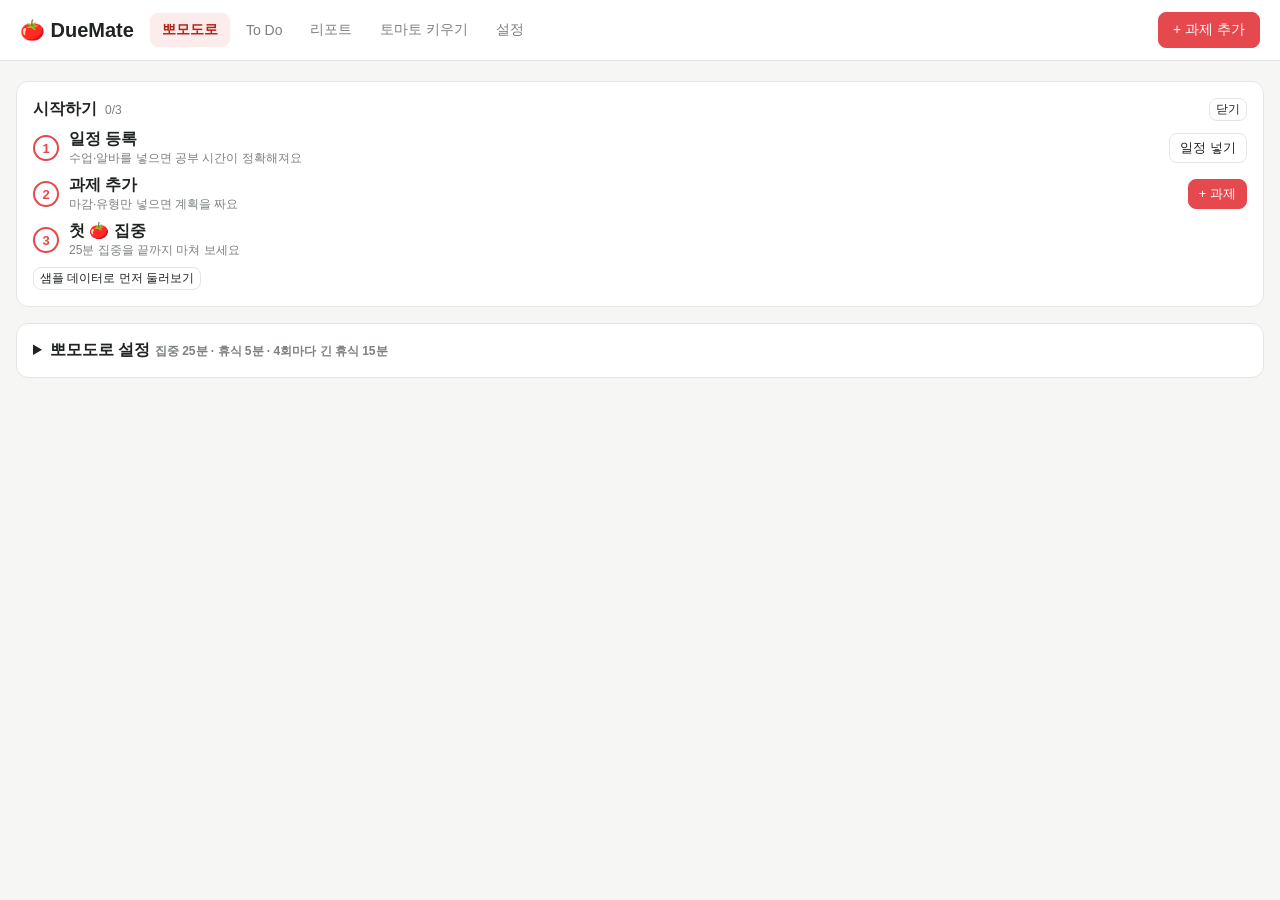
<file: index.html>
<!DOCTYPE html>
<html lang="ko">
<head>
  <meta charset="UTF-8">
  <meta name="viewport" content="width=device-width, initial-scale=1.0">
  <title>DueMate</title>
  <link rel="icon" type="image/svg+xml" href="favicon.svg">
  <!-- ?v= 는 배포 버전: 바꾸면 브라우저가 캐시된 옛 파일 대신 새 파일을 받는다 -->
  <link rel="stylesheet" href="css/style.css?v=20261101-8">
</head>
<body>
  <header class="topbar">
    <h1>🍅 DueMate</h1>
    <nav id="tabs">
      <button data-tab="pomodoro" class="active">뽀모도로</button>
      <button data-tab="todo">To Do</button>
      <button data-tab="report">리포트</button>
      <button data-tab="achieve">토마토 키우기</button>
      <button data-tab="settings">설정</button>
    </nav>
    <button id="pomo-chip" class="pomo-chip" data-tab="pomodoro" title="뽀모도로 탭에서 타이머 보기" hidden></button>
    <button class="btn primary" data-action="new-task">+ 과제 추가</button>
  </header>

  <main id="view"></main>

  <div id="modal" class="modal hidden"><div class="modal-box" id="modal-box"></div></div>
  <div id="toast" class="toast"></div>

  <script src="js/utils.js?v=20261101-8"></script>
  <script src="js/estimate.js?v=20261101-8"></script>
  <script src="js/store.js?v=20261101-8"></script>
  <script src="js/availability.js?v=20261101-8"></script>
  <script src="js/priority.js?v=20261101-8"></script>
  <script src="js/planner.js?v=20261101-8"></script>
  <script src="js/tasks.js?v=20261101-8"></script>
  <script src="js/dashboard.js?v=20261101-8"></script>
  <script src="js/calendar.js?v=20261101-8"></script>
  <script src="js/pomodoro.js?v=20261101-8"></script>
  <script src="js/stats.js?v=20261101-8"></script>
  <script src="js/achievements.js?v=20261101-8"></script>
  <script src="js/grades.js?v=20261101-8"></script>
  <script src="js/settings.js?v=20261101-8"></script>
  <script src="js/app.js?v=20261101-8"></script>
</body>
</html>
</file>
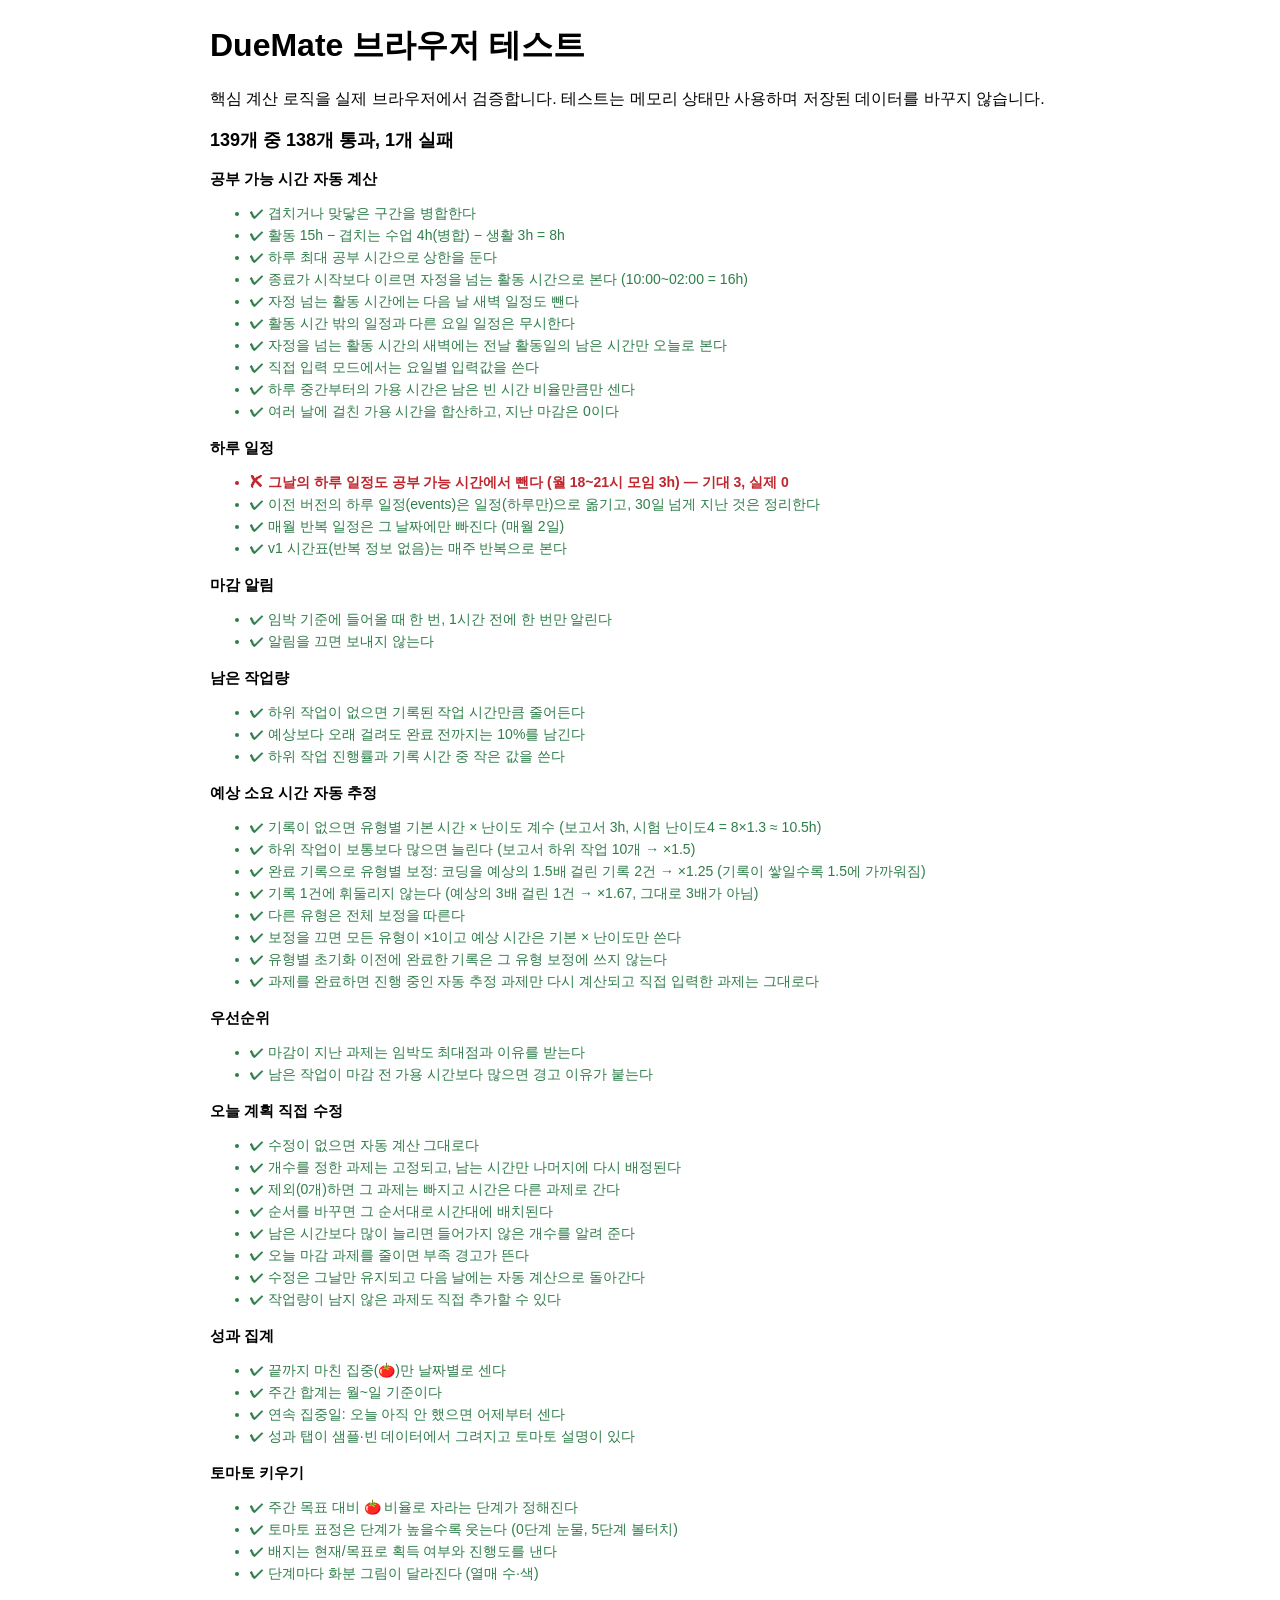
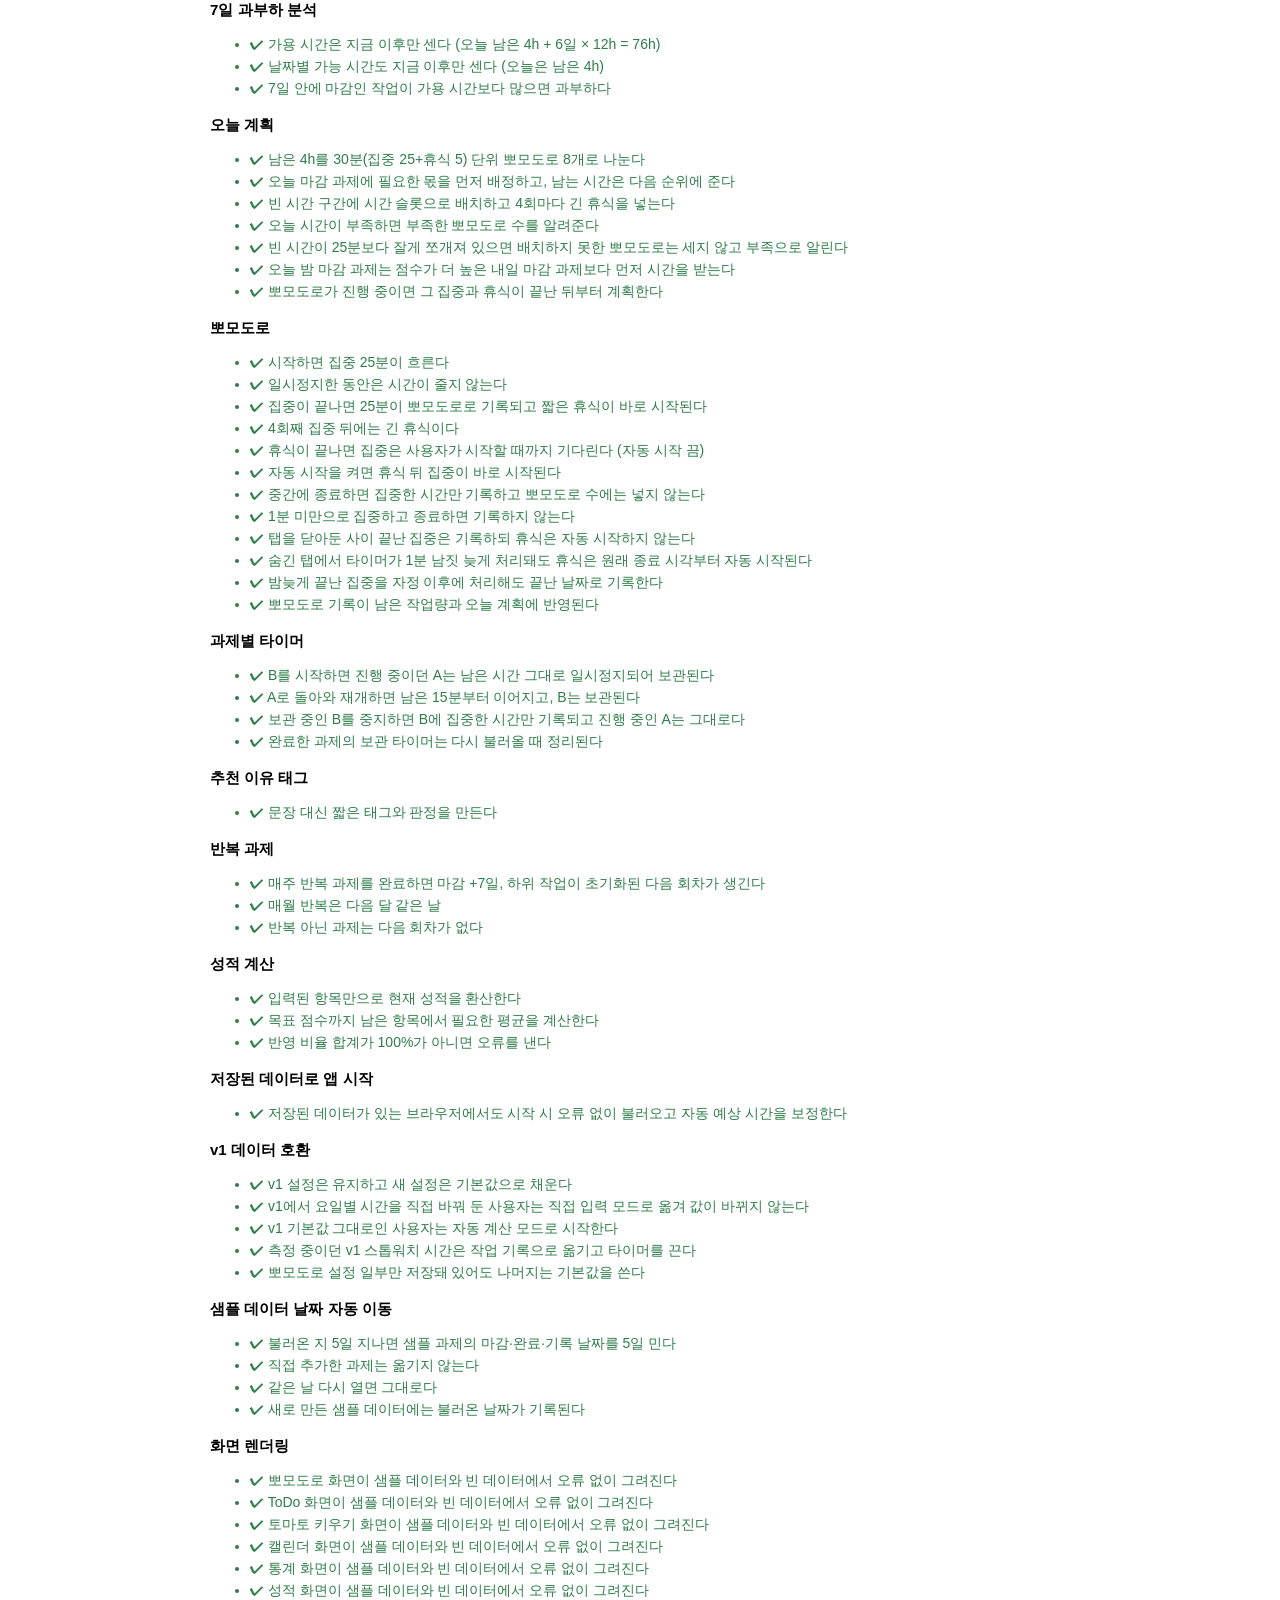
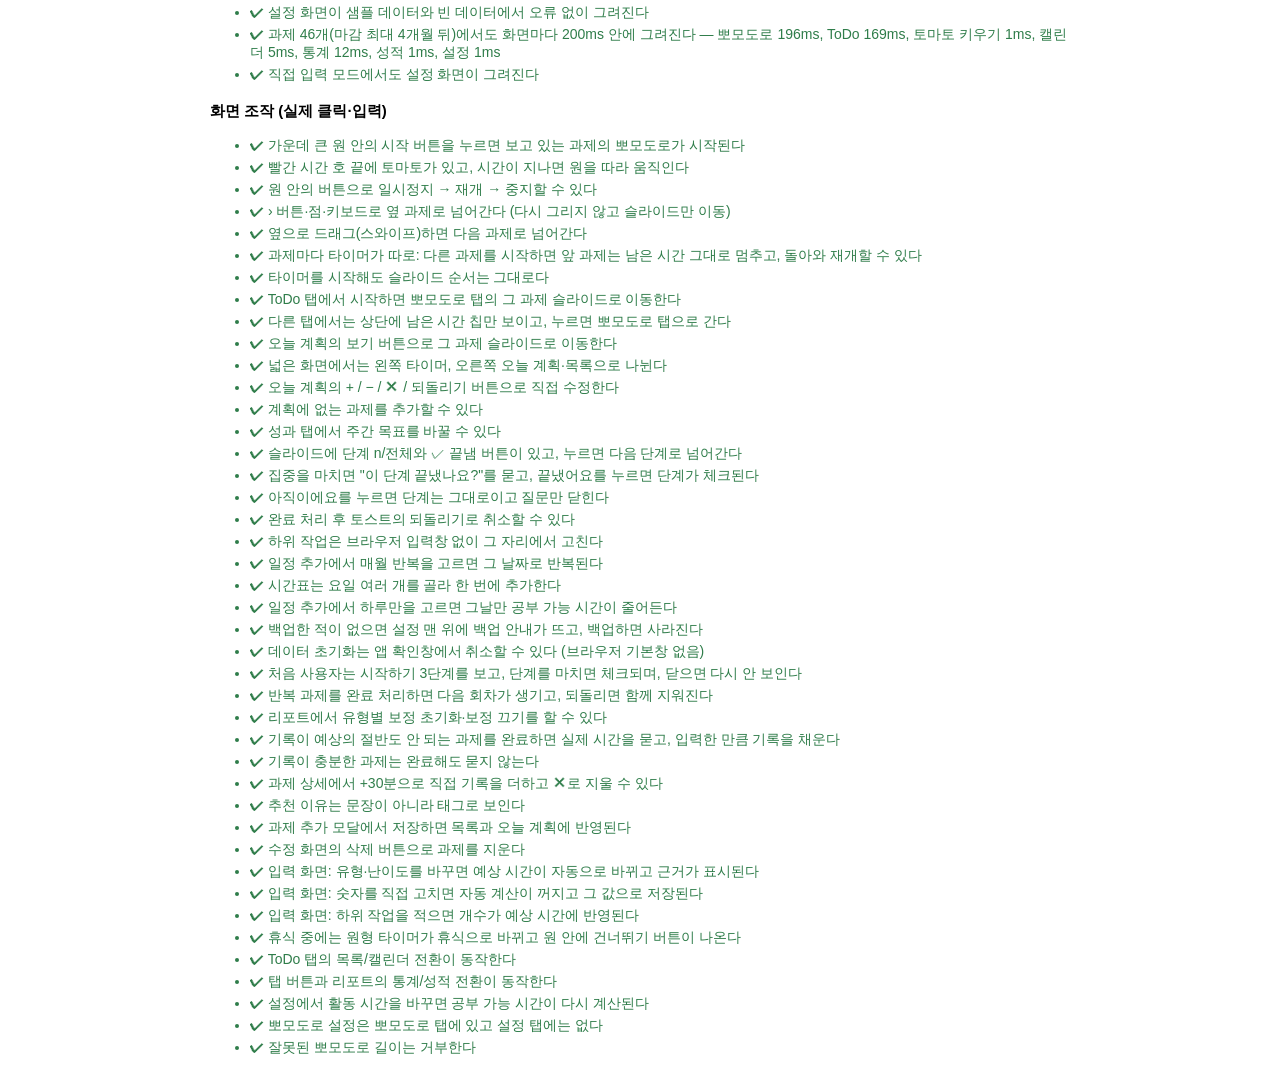
<file: tests.html>
<!DOCTYPE html>
<html lang="ko">
<head>
  <meta charset="UTF-8">
  <meta name="viewport" content="width=device-width, initial-scale=1.0">
  <title>DueMate 테스트</title>
  <link rel="icon" type="image/svg+xml" href="favicon.svg">
  <style>
    body { font-family: -apple-system, "Pretendard", "Malgun Gothic", sans-serif; max-width: 860px; margin: 24px auto; padding: 0 16px; }
    #summary { font-size: 18px; font-weight: 700; }
    li { margin: 4px 0; font-size: 14px; }
    li.pass { color: #2f7d4a; } li.fail { color: #c0262d; font-weight: 700; }
    h2 { font-size: 15px; margin: 18px 0 6px; }
  </style>
</head>
<body>
  <h1>DueMate 브라우저 테스트</h1>
  <p class="muted">핵심 계산 로직을 실제 브라우저에서 검증합니다. 테스트는 메모리 상태만 사용하며 저장된 데이터를 바꾸지 않습니다.</p>
  <p id="summary">실행 중...</p>
  <div id="results"></div>
  <!-- 실제 앱 화면 구조: 클릭 테스트에 사용 (보이지 않게 숨김) -->
  <div id="app-under-test" hidden>
    <header class="topbar"><h1>DueMate</h1>
      <button id="pomo-chip" class="pomo-chip" data-tab="pomodoro" hidden></button>
      <nav id="tabs"><button data-tab="pomodoro">뽀모도로</button><button data-tab="todo">To Do</button><button data-tab="report">리포트</button><button data-tab="achieve">토마토 키우기</button><button data-tab="settings">설정</button></nav>
    </header>
    <main id="view"></main>
    <div id="modal" class="modal hidden"><div class="modal-box" id="modal-box"></div></div>
    <div id="toast"></div>
  </div>

  <script src="js/utils.js"></script>
  <script src="js/estimate.js"></script>
  <!-- 저장된 데이터가 있는 브라우저를 흉내 낸다: store.js가 로드되는 동안만 읽기를 가짜로 바꾼다 (실제 저장소는 건드리지 않음) -->
  <script>
    window.__realGetItem = Storage.prototype.getItem;
    Storage.prototype.getItem = function (key) {
      if (key !== 'duemate-v1') return window.__realGetItem.call(this, key);
      return JSON.stringify({
        tasks: [
          { id: 'saved1', title: '저장된 완료 과제', subject: '과목', type: '코딩', due: '2026-10-20T23:59', estHours: 2, importance: 3, difficulty: 3,
            subtasks: [], logs: [{ date: '2026-10-19', ms: 10800000, pomo: 1 }], done: true, doneAt: 1760000000000 },
          { id: 'saved2', title: '저장된 자동 추정 과제', subject: '과목', type: '코딩', due: '2099-01-01T23:59', estHours: 5, importance: 3, difficulty: 3,
            subtasks: [], logs: [], done: false, doneAt: null, estAuto: true },
        ],
        subjects: ['과목'], schedule: [], grades: {}, timer: null, settings: {},
      });
    };
  </script>
  <script src="js/store.js"></script>
  <script>Storage.prototype.getItem = window.__realGetItem; window.__loadedState = state;</script>
  <script>save = function () {}; // 테스트는 저장소를 건드리지 않는다</script>
  <script src="js/availability.js"></script>
  <script src="js/priority.js"></script>
  <script src="js/planner.js"></script>
  <script src="js/pomodoro.js"></script>
  <script src="js/tasks.js"></script>
  <script src="js/dashboard.js"></script>
  <script src="js/calendar.js"></script>
  <script src="js/stats.js"></script>
  <script src="js/achievements.js"></script>
  <script src="js/grades.js"></script>
  <script src="js/settings.js"></script>
  <script src="js/app.js"></script>
  <script src="js/tests.js"></script>
</body>
</html>
</file>
<file: css/style.css>
:root {
  /* 토마토 컨셉 2색: 빨강(실행·긴급) + 연두(진행·완료·휴식). 그 밖은 무채색 */
  --bg: #f6f7f5; --card: #fff; --text: #1f2421; --muted: #7b817c; --line: #e3e7e1;
  --red: #e5484d; --red-dark: #b42318; --red-weak: #fdecec;
  --green: #8bc34a; --green-dark: #558b2f; --green-weak: #eff7e4;
  --chart-green: #b3c99a; --chart-red: #e6a5a7; /* 그래프용: 채도를 낮춘 연두·빨강 */
  --medal: #c27c2c; --medal-light: #e2a95a; --medal-dark: #8a5418; /* 배지 메달용 주황~갈색 (2색 규칙의 예외) */
  --primary: var(--green-dark); --primary-weak: var(--green-weak); --tomato: var(--red); --orange: var(--red);
  --radius: 12px;
}
[data-theme="dark"] {
  --bg: #141614; --card: #1c1f1c; --text: #e8ebe6; --muted: #959b94; --line: #2d322c;
  --red: #ff6b6b; --red-dark: #ff9b9b; --red-weak: #3b2122;
  --green: #9ccc65; --green-dark: #aed581; --green-weak: #263220;
  --chart-green: #6f8a5a; --chart-red: #a5585a;
  --medal: #d89a4a; --medal-light: #f0c27a; --medal-dark: #a8692a;
}
* { box-sizing: border-box; }
body { margin: 0; font-family: -apple-system, "Pretendard", "Noto Sans KR", "Malgun Gothic", sans-serif; background: var(--bg); color: var(--text); padding-bottom: 32px; }

.topbar { position: sticky; top: 0; z-index: 10; display: flex; align-items: center; gap: 16px; padding: 12px 20px; background: var(--card); border-bottom: 1px solid var(--line); flex-wrap: wrap; }
.topbar h1 { font-size: 20px; margin: 0; }
#tabs { display: flex; gap: 4px; flex: 1; flex-wrap: wrap; }
#tabs button { border: 0; background: none; color: var(--muted); padding: 8px 12px; border-radius: 8px; cursor: pointer; font-size: 14px; }
#tabs button.active { background: var(--red-weak); color: var(--red-dark); font-weight: 700; }

main { max-width: 1100px; margin: 20px auto; padding: 0 16px; display: flex; flex-direction: column; gap: 16px; }
.panel, .card { background: var(--card); border: 1px solid var(--line); border-radius: var(--radius); padding: 16px; }
.panel h3 { margin: 0 0 12px; font-size: 16px; }
.cards { display: grid; grid-template-columns: repeat(auto-fit, minmax(180px, 1fr)); gap: 12px; }
.stat .num { font-size: 26px; font-weight: 800; color: var(--text); }
.grid2 { display: grid; grid-template-columns: 1fr 1fr; gap: 16px; }
@media (max-width: 760px) { .grid2 { grid-template-columns: minmax(0, 1fr); } .row { flex-direction: column; } }

.btn { border: 1px solid var(--line); background: var(--card); color: var(--text); padding: 8px 14px; border-radius: 8px; cursor: pointer; font-size: 14px; }
.btn:hover { border-color: var(--red); }
.btn.primary { background: var(--red); border-color: var(--red); color: #fff; }
.btn.danger { color: var(--red); }
.btn.sm { padding: 5px 10px; font-size: 13px; }
.btn.xs { padding: 2px 6px; font-size: 12px; }
.btn:disabled { opacity: .4; cursor: not-allowed; }
input, select, textarea { font: inherit; color: var(--text); background: var(--bg); border: 1px solid var(--line); border-radius: 8px; padding: 7px 10px; }

.toolbar { display: flex; gap: 8px; align-items: center; flex-wrap: wrap; margin-bottom: 12px; }
.spacer { flex: 1; }
.bar { height: 6px; background: var(--line); border-radius: 4px; overflow: hidden; margin-top: 6px; }
.bar span { display: block; height: 100%; background: var(--green); transition: width .3s; }

.task-list { display: flex; flex-direction: column; gap: 10px; }
.task { border: 1px solid var(--line); border-radius: 10px; padding: 12px; background: var(--card); }
.task.done { opacity: .6; }
.task.done .task-title { text-decoration: line-through; }
.task-head { display: flex; gap: 12px; align-items: flex-start; }
.task-head input[type=checkbox] { width: 18px; height: 18px; margin-top: 3px; }
.task-main { flex: 1; cursor: pointer; min-width: 0; }
.task-title { font-weight: 700; }
.task-meta { font-size: 13px; color: var(--muted); margin-top: 4px; }
.task-actions { display: flex; gap: 4px; }
.task-detail { margin-top: 12px; padding-top: 12px; border-top: 1px dashed var(--line); }
.task-detail h4 { margin: 8px 0 6px; font-size: 14px; }
.subtasks { list-style: none; padding: 0; margin: 0 0 8px; }
.subtasks li { display: flex; align-items: center; gap: 6px; padding: 4px 0; }
.subtasks li span { flex: 1; }
.subtasks li.done span { text-decoration: line-through; color: var(--muted); }
.logs { margin: 0; padding-left: 18px; font-size: 13px; }

.badge { display: inline-block; font-size: 11px; padding: 2px 7px; border-radius: 10px; background: var(--primary-weak); color: var(--primary); font-weight: 600; margin-left: 4px; vertical-align: middle; }
.badge.lv-high { background: var(--red); color: #fff; }
.badge.lv-mid { background: var(--red-weak); color: var(--red-dark); }
.red { color: var(--red); } .orange { color: var(--orange); } .green { color: var(--green); } .tomato { color: var(--tomato) !important; }
.muted { color: var(--muted); } .small { font-size: 12px; }
.pre { white-space: pre-wrap; margin: 0; }
.empty { color: var(--muted); text-align: center; padding: 16px; }

.alerts { display: flex; flex-direction: column; gap: 8px; }
.alert { padding: 10px 14px; border-radius: 10px; font-size: 14px; }
.alert.danger { background: var(--red-weak); color: var(--red-dark); border: 1px solid var(--red); }
.alert.warn { background: var(--red-weak); color: var(--red-dark); }
.alert.info { background: var(--green-weak); color: var(--green-dark); }

.rec { padding: 10px 12px; border-radius: 10px; background: var(--bg); margin-bottom: 8px; }
.rec p { margin: 4px 0 0; font-size: 13px; }
.mini { list-style: none; padding: 0; margin: 0 0 12px; }
.mini li { display: flex; justify-content: space-between; gap: 8px; padding: 6px 0; border-bottom: 1px solid var(--line); font-size: 14px; }
.mini li.done { text-decoration: line-through; color: var(--muted); }

.hrow { display: grid; grid-template-columns: 90px 1fr 140px; gap: 10px; align-items: center; font-size: 13px; margin: 6px 0; }
.htrack { height: 14px; background: var(--line); border-radius: 7px; overflow: hidden; }
.hfill { height: 100%; background: var(--chart-green); }
.hfill.over { background: var(--chart-red); }
.vchart { display: flex; gap: 6px; align-items: flex-end; height: 180px; }
.vcol { flex: 1; display: flex; flex-direction: column; align-items: center; height: 100%; min-width: 0; }
.vbar-wrap { flex: 1; width: 100%; display: flex; align-items: flex-end; }
.vbar { width: 100%; background: var(--chart-green); border-radius: 6px 6px 0 0; min-height: 2px; }
.vval { font-size: 12px; font-weight: 700; }
.vlabel { font-size: 11px; color: var(--muted); white-space: nowrap; }

.cal-grid { display: grid; grid-template-columns: repeat(7, 1fr); gap: 4px; }
.cal-dow { text-align: center; font-size: 12px; color: var(--muted); padding: 4px; }
.cal-cell { min-height: 90px; border: 1px solid var(--line); border-radius: 8px; padding: 4px; cursor: pointer; overflow: hidden; }
.cal-grid.week .cal-cell { min-height: 220px; }
.cal-cell.other { opacity: .4; }
.cal-cell.today { border: 2px solid var(--red); }
.cal-cell.selected { background: var(--primary-weak); }
.cal-cell.clash { box-shadow: inset 0 0 0 1px var(--red); }
.cal-date { font-size: 12px; font-weight: 700; margin-bottom: 2px; }
.clash-tag { font-size: 10px; color: #fff; background: var(--red); border-radius: 6px; padding: 0 4px; }
.chip { font-size: 11px; background: var(--primary); color: #fff; border-radius: 4px; padding: 1px 4px; margin-bottom: 2px; white-space: nowrap; overflow: hidden; text-overflow: ellipsis; }
.chip.exam { background: var(--red); }
.chip.done { background: var(--line); color: var(--muted); text-decoration: line-through; }
.cal-title { margin: 0; min-width: 160px; text-align: center; }

.table { width: 100%; border-collapse: collapse; font-size: 14px; }
.table th, .table td { border-bottom: 1px solid var(--line); padding: 6px; text-align: left; }
.table input { width: 100%; }
.inline { display: flex; gap: 6px; flex-wrap: wrap; margin-top: 8px; }
.days { display: grid; grid-template-columns: repeat(7, 1fr); gap: 8px; }
.days label { display: flex; flex-direction: column; font-size: 13px; gap: 4px; }
.days input { width: 100%; }
.chips { display: flex; gap: 6px; flex-wrap: wrap; }
.chip-tag { display: inline-flex; align-items: center; gap: 4px; background: var(--primary-weak); color: var(--primary); border-radius: 14px; padding: 3px 4px 3px 10px; font-size: 13px; }

.form { display: flex; flex-direction: column; gap: 10px; }
.form label { display: flex; flex-direction: column; gap: 4px; font-size: 13px; flex: 1; }
.row { display: flex; gap: 10px; }
.modal { position: fixed; inset: 0; background: rgba(0,0,0,.45); display: flex; align-items: center; justify-content: center; z-index: 50; padding: 16px; }
.modal-box { background: var(--card); border-radius: 14px; padding: 20px; width: 100%; max-width: 560px; max-height: 90vh; overflow: auto; }
.modal-box h3 { margin-top: 0; }
.modal-actions { display: flex; justify-content: flex-end; gap: 8px; }
.hidden { display: none !important; }

.mono { font-family: ui-monospace, Consolas, monospace; font-size: 24px; font-weight: 700; font-variant-numeric: tabular-nums; }
.toast { position: fixed; top: 70px; left: 50%; transform: translateX(-50%) translateY(-20px); background: #222; color: #fff; padding: 10px 16px; border-radius: 10px; opacity: 0; transition: .25s; pointer-events: none; z-index: 60; }
.toast.show { opacity: 1; transform: translateX(-50%) translateY(0); }
.toast.actionable { pointer-events: auto; }
.toast-btn { margin-left: 10px; border: 0; background: none; color: var(--green); font-weight: 700; cursor: pointer; font-size: 14px; }

.seg { display: inline-flex; border: 1px solid var(--line); border-radius: 8px; overflow: hidden; }
.seg button { border: 0; background: var(--card); color: var(--muted); padding: 6px 12px; cursor: pointer; font-size: 13px; }
.seg button.on { background: var(--red); color: #fff; font-weight: 700; }
.check { display: inline-flex; align-items: center; gap: 6px; font-size: 13px; margin-right: 12px; }
.table-wrap { overflow-x: auto; }
.table tfoot td { border-bottom: 0; font-weight: 600; }
.cap-table input { width: 80px; }
.right { text-align: right; }
.panel h4 { margin: 16px 0 8px; font-size: 14px; }
.sched { display: flex; flex-direction: column; gap: 6px; }
.sched-row { display: flex; gap: 10px; align-items: center; }
.sched-row > b { width: 20px; font-size: 13px; }

.btn.lg { padding: 12px 20px; font-size: 16px; font-weight: 700; }
.hero { padding: 20px 24px; }
.hero h2 { margin: 4px 0 6px; font-size: 24px; }
.hero-label { font-size: 13px; font-weight: 700; color: var(--muted); }
.hero-main { display: flex; gap: 20px; align-items: center; flex-wrap: wrap; }
.hero-text { flex: 1; min-width: 260px; }
.hero-why { margin: 10px 0 6px; font-size: 14px; }
.slots { display: flex; flex-direction: column; }
.slot { display: grid; grid-template-columns: 110px 1fr auto auto; gap: 12px; align-items: center; padding: 8px 4px; border-bottom: 1px solid var(--line); font-size: 14px; }
.slot:last-child { border-bottom: 0; }
.slot.active .slot-time, .slot.active .slot-title { color: var(--tomato); }
.slot-time { font-variant-numeric: tabular-nums; font-weight: 700; }
.slot-title { min-width: 0; overflow: hidden; text-overflow: ellipsis; white-space: nowrap; }
.slot-pomo { font-size: 13px; color: var(--tomato); font-weight: 700; }
.mini li .btn { flex-shrink: 0; }
@media (max-width: 760px) {
  .slot { grid-template-columns: 90px 1fr auto; }
  .slot .slot-pomo { display: none; }
  .meta-sub { display: block; }
  .pomo { width: 100%; }
}

.pomo-ring svg { width: 100%; height: 100%; transform: rotate(-90deg); }
.phase-short .ring-fg, .phase-long .ring-fg { stroke: var(--green); }
.pomo-center { position: absolute; inset: 0; display: flex; flex-direction: column; align-items: center; justify-content: center; gap: 2px; }
.pomo-label { font-size: 12px; color: var(--muted); }
.phase-focus .pomo-label { color: var(--tomato); font-weight: 700; }
.phase-short .pomo-label, .phase-long .pomo-label { color: var(--green); font-weight: 700; }
.pomo-chip { border: 1px solid var(--line); background: var(--card); color: var(--tomato); border-radius: 16px; padding: 5px 12px; font-size: 13px; font-weight: 700; cursor: pointer; font-variant-numeric: tabular-nums; }
.pomo-chip.phase-short, .pomo-chip.phase-long { color: var(--green); }

.est-box { border: 1px solid var(--line); border-radius: 10px; padding: 10px 12px; display: flex; flex-direction: column; gap: 6px; }
.est-row { display: flex; align-items: center; gap: 8px; flex-wrap: wrap; }
.est-row input[type=number] { width: 90px; }
.more summary { cursor: pointer; font-size: 13px; color: var(--muted); }
.more[open] { display: flex; flex-direction: column; gap: 10px; }
.cal-box { margin: 4px 0 12px; }
.form label.check { flex-direction: row; flex: 0 0 auto; align-items: center; }

.pomo-settings summary { cursor: pointer; font-weight: 700; }

/* 과제 슬라이드 */
.carousel { position: relative; padding: 18px 64px 14px; }
.car-viewport { overflow: hidden; touch-action: pan-y; cursor: grab; }
.car-viewport:active { cursor: grabbing; }
.car-track { display: flex; transition: transform .35s ease; }
.slide { flex: 0 0 100%; min-width: 0; display: flex; flex-direction: column; align-items: center; text-align: center; gap: 14px; padding: 4px 8px; user-select: none; }
.slide-head h2 { margin: 6px 0 4px; font-size: 24px; }
.slide-foot { display: flex; align-items: center; gap: 12px; flex-wrap: wrap; justify-content: center; }
.car-nav { position: absolute; top: 45%; transform: translateY(-50%); width: 44px; height: 44px; border-radius: 50%; border: 1px solid var(--line); background: var(--card); color: var(--text); font-size: 26px; line-height: 1; cursor: pointer; }
.car-nav:disabled { opacity: .25; cursor: default; }
.car-nav.prev { left: 12px; } .car-nav.next { right: 12px; }
.car-dots { display: flex; justify-content: center; gap: 6px; margin-top: 14px; flex-wrap: wrap; }
.dot { width: 8px; height: 8px; border-radius: 4px; border: 0; padding: 0; background: var(--line); cursor: pointer; transition: width .2s; }
.dot.on { width: 22px; background: var(--red); }
/* 짧은 태그 */
.tags { display: flex; flex-wrap: wrap; gap: 6px; justify-content: center; margin-top: 8px; }
.task-detail .tags { justify-content: flex-start; }
.tag { font-size: 12px; padding: 3px 9px; border-radius: 12px; border: 1px solid var(--line); background: var(--card); }
.tag.warn { color: var(--red-dark); border-color: var(--red-weak); background: var(--red-weak); }
.tag.danger { color: var(--red); border-color: var(--red); }
.tag.verdict-high { background: var(--red); border-color: var(--red); color: #fff; font-weight: 700; }
.tag.verdict-mid { background: var(--card); border-color: var(--red); color: var(--red); font-weight: 700; }
.tag.verdict-low { background: var(--green-dark); border-color: var(--green-dark); color: #fff; font-weight: 700; }
/* 큰 원형 타이머 (버튼은 원 안) */
.pomo { display: flex; flex-direction: column; align-items: center; gap: 8px; }
.pomo-ring { position: relative; width: 300px; height: 300px; max-width: 80vw; max-height: 80vw; }
.ring-outer-bg { fill: none; stroke: var(--line); stroke-width: 4; opacity: .6; }
.ring-outer { fill: none; stroke: var(--green); stroke-width: 4; stroke-linecap: round; }
.ring-bg { fill: none; stroke: var(--line); stroke-width: 12; }
.ring-fg { fill: none; stroke: var(--tomato); stroke-width: 12; stroke-linecap: round; transition: stroke-dashoffset 1s linear; }
.pomo-time { font-size: 56px; font-weight: 800; font-variant-numeric: tabular-nums; line-height: 1.1; }
.pomo-label { font-size: 13px; }
.ring-btns { display: flex; gap: 6px; margin-top: 10px; }
.ring-btn { border: 1px solid var(--line); background: var(--card); color: var(--text); border-radius: 18px; padding: 7px 13px; font-size: 13px; cursor: pointer; }
.ring-btn:hover { border-color: var(--tomato); }
.ring-btn.main { background: var(--tomato); border-color: var(--tomato); color: #fff; font-weight: 700; }
.phase-short .ring-btn.main, .phase-long .ring-btn.main { background: var(--green-dark); border-color: var(--green-dark); }
.pomo-meta { font-size: 12px; color: var(--muted); }
@media (max-width: 760px) {
  .carousel { padding: 14px 8px 12px; }
  .car-nav { display: none; }
  .pomo-time { font-size: 44px; }
}

/* 뽀모도로 탭 좌우 배치 */
main[data-current="pomodoro"] { max-width: 1320px; }
.focus-layout { display: grid; grid-template-columns: minmax(0, 1.1fr) minmax(0, 1fr); gap: 16px; align-items: start; }
.focus-main { position: sticky; top: 76px; }
.focus-side { display: flex; flex-direction: column; gap: 16px; min-width: 0; }
.focus-side .slot { grid-template-columns: 96px 1fr auto auto; }
@media (max-width: 980px) {
  .focus-layout { grid-template-columns: minmax(0, 1fr); } /* 1fr이면 슬라이드 전체 너비만큼 칸이 늘어나 화면 밖으로 밀림 */
  .focus-main { position: static; }
}

/* 오늘 계획 직접 수정 */
.plan-mode { font-size: 11px; padding: 2px 8px; border-radius: 10px; background: var(--bg); border: 1px solid var(--line); color: var(--muted); }
.plan-mode.edited { background: var(--primary-weak); color: var(--primary); border-color: transparent; font-weight: 700; }
.plan-slot { grid-template-columns: 88px 1fr auto auto !important; }
.plan-slot .slot-title { cursor: pointer; }
.plan-slot .slot-title:hover { text-decoration: underline; }
.plan-ctl { display: inline-flex; align-items: center; gap: 2px; }
.icon-btn { width: 24px; height: 24px; border: 1px solid var(--line); background: var(--card); color: var(--text); border-radius: 6px; cursor: pointer; font-size: 12px; line-height: 1; padding: 0; }
.icon-btn:hover { border-color: var(--red); }
.plan-extra { display: flex; gap: 6px; flex-wrap: wrap; align-items: center; margin-top: 8px; }
.plan-add { font-size: 13px; padding: 5px 8px; }
/* 성과 탭 */
.big-count { font-size: 18px; margin: 4px 0 8px; }
.big-count b { font-size: 44px; color: var(--tomato); }
.goal-bar { height: 10px; }
.goal-bar span { background: var(--tomato); }
.week-days { display: grid; grid-template-columns: repeat(7, 1fr); gap: 6px; margin-top: 14px; }
.wd { display: flex; flex-direction: column; align-items: center; gap: 2px; font-size: 12px; }
.wd-bar { width: 100%; height: 70px; background: var(--bg); border-radius: 6px; display: flex; align-items: flex-end; overflow: hidden; }
.wd-bar span { width: 100%; background: var(--chart-red); border-radius: 6px 6px 0 0; }
.wd.today span:last-child { color: var(--tomato); font-weight: 700; }
.wd.future { opacity: .4; }
.stat-grid { display: grid; grid-template-columns: repeat(2, 1fr); gap: 12px; }
.stat-grid .num { font-size: 26px; font-weight: 800; color: var(--text); }
.stat-grid small { font-size: 13px; margin-left: 2px; }
.badges { display: grid; grid-template-columns: repeat(auto-fill, minmax(150px, 1fr)); gap: 10px; }
.badge-card { padding: 6px 4px 4px; display: flex; flex-direction: column; align-items: center; gap: 3px; text-align: center; }
.badge-card .medal { width: 76px; height: 95px; transition: transform .2s; }
.badge-card.on:hover .medal { transform: translateY(-3px) rotate(-3deg); }
.badge-card.on .medal { filter: drop-shadow(0 3px 4px rgba(138, 84, 24, .3)); }
.badge-card:not(.on) .medal { filter: grayscale(1); opacity: .35; }
.badge-card:not(.on) b { color: var(--muted); }
.m-hi { stop-color: var(--medal-light); } .m-mid { stop-color: var(--medal); } .m-lo { stop-color: var(--medal-dark); }
.m-face-hi { stop-color: #fffaf2; } .m-face-lo { stop-color: #f5dcb8; }
.m-face { stroke: var(--medal-dark); stroke-width: 1.2; }
.m-dots { fill: none; stroke: var(--medal); stroke-width: 1.2; stroke-dasharray: 1.5 3; stroke-linecap: round; }
.m-icon { font-size: 24px; text-anchor: middle; dominant-baseline: central; }
.m-shine { fill: none; stroke: #fff; stroke-width: 3; stroke-linecap: round; opacity: .7; }
.m-ribbon.a { fill: var(--medal-dark); } .m-ribbon.b { fill: var(--medal); }
.badge-prog { width: 64px; height: 4px; border-radius: 2px; background: var(--line); overflow: hidden; margin-top: 2px; }
.badge-prog span { display: block; height: 100%; background: var(--medal); }

/* 단계 진행 */
.step { display: inline-flex; align-items: center; gap: 8px; flex-wrap: wrap; justify-content: center; }
.step-count { font-size: 11px; font-weight: 700; color: var(--primary); background: var(--primary-weak); border-radius: 10px; padding: 2px 8px; }
.step-ask { display: flex; align-items: center; gap: 8px; flex-wrap: wrap; justify-content: center; border: 1px solid var(--tomato); border-radius: 10px; padding: 8px 12px; font-size: 14px; }

/* 요일 여러 개 선택 */
.daychks { display: inline-flex; gap: 3px; }
.daychk input { display: none; }
.daychk span { display: inline-block; width: 30px; text-align: center; padding: 6px 0; border: 1px solid var(--line); border-radius: 8px; cursor: pointer; font-size: 13px; }
.daychk input:checked + span { background: var(--red); border-color: var(--red); color: #fff; font-weight: 700; }
.sub-edit { flex: 1; margin: 0; }
.sub-edit input { flex: 1; }
.chip.event { background: var(--line); color: var(--text); }
.backup-alert { display: flex; align-items: center; gap: 8px; flex-wrap: wrap; }

/* 토마토 키우기 */
.plant-card { display: flex; flex-direction: column; align-items: center; }
.plant-card .toolbar { width: 100%; }
.plant { width: 220px; height: 240px; }
.plant-stage { font-size: 14px; }
.plant-stage b { color: var(--red); }
.pl-stem { fill: none; stroke: var(--green-dark); stroke-width: 4; stroke-linecap: round; }
.pl-leaf { fill: var(--green); }
.pl-bud { fill: var(--green-dark); }
.pl-green { fill: var(--green); stroke: var(--green-dark); stroke-width: 1.5; }
.pl-fruit { fill: var(--red); }
.pl-cap { fill: none; stroke: var(--green-dark); stroke-width: 2; stroke-linecap: round; }
.pl-seed { fill: var(--green); stroke: var(--green-dark); stroke-width: 1.5; }
.pl-soil { fill: var(--muted); opacity: .5; }
.pl-pot { fill: var(--line); stroke: var(--muted); stroke-width: 1.5; }
/* 일정: 하루만 / 매주 / 매월 */
.rsegs { display: inline-flex; border: 1px solid var(--line); border-radius: 8px; overflow: hidden; }
.rseg input { display: none; }
.rseg span { display: inline-block; padding: 6px 10px; font-size: 13px; cursor: pointer; }
.rseg input:checked + span { background: var(--red); color: #fff; font-weight: 700; }
.sched-form .f-once, .sched-form .f-weekly, .sched-form .f-monthly { display: none; align-items: center; gap: 4px; font-size: 13px; }
.sched-form[data-mode="once"] .f-once, .sched-form[data-mode="weekly"] .f-weekly, .sched-form[data-mode="monthly"] .f-monthly { display: inline-flex; }
.sched-row > b { width: 32px; }

/* 토마토 표정 + 말풍선, 단계 기준 */
.plant-wrap { display: flex; align-items: flex-start; justify-content: center; gap: 0; }
.tf-eye { fill: #2b1d1d; }
.tf-line { fill: none; stroke: #2b1d1d; stroke-width: 1.6; stroke-linecap: round; vector-effect: non-scaling-stroke; }
.tf-tear { fill: #fff; opacity: .9; }
.tf-blush { fill: #fff; opacity: .35; }
.bubble { position: relative; align-self: flex-start; margin-top: 40px; max-width: 150px; background: var(--card); border: 1px solid var(--line); border-radius: 12px; padding: 8px 10px; font-size: 13px; text-align: center; }
.bubble::before { content: ""; position: absolute; left: -6px; top: 14px; transform: rotate(45deg); width: 10px; height: 10px; background: var(--card); border-left: 1px solid var(--line); border-bottom: 1px solid var(--line); }
.pl-stem.thin { stroke-width: 2.5; }
.stage-rule { display: flex; flex-wrap: wrap; justify-content: center; gap: 4px; margin: 10px 0 4px; }
.stage-rule span { display: flex; flex-direction: column; align-items: center; font-size: 11px; padding: 4px 7px; border-radius: 8px; border: 1px solid var(--line); color: var(--muted); }
.stage-rule span small { font-size: 10px; }
.stage-rule span.past { color: var(--green-dark); border-color: var(--green-weak); background: var(--green-weak); }
.stage-rule span.on { color: #fff; background: var(--red); border-color: var(--red); font-weight: 700; }

/* 키보드 포커스 표시, 터치 기기에서 작은 버튼 키우기 */
:focus-visible { outline: 2px solid var(--red); outline-offset: 2px; }
@media (pointer: coarse) {
  .icon-btn { width: 34px; height: 34px; font-size: 14px; }
  .btn.xs { padding: 6px 10px; font-size: 13px; }
}

/* 휴대폰: 상단은 로고·과제 추가만, 탭은 하단 고정 바 */
@media (max-width: 760px) {
  body { padding-bottom: calc(76px + env(safe-area-inset-bottom, 0px)); }
  .topbar { padding: 10px 14px; gap: 8px; flex-wrap: nowrap; }
  .topbar h1 { font-size: 18px; white-space: nowrap; }
  .topbar h1 .badge { display: none; }
  .topbar .btn.primary { margin-left: auto; padding: 7px 12px; }
  #tabs { position: fixed; left: 0; right: 0; bottom: 0; z-index: 30; flex-wrap: nowrap; gap: 0; background: var(--card); border-top: 1px solid var(--line); padding: 4px 4px calc(4px + env(safe-area-inset-bottom, 0px)); }
  #tabs button { flex: 1; padding: 10px 2px; font-size: 12px; border-radius: 10px; white-space: nowrap; }
  main { margin: 12px auto; padding: 0 12px; }
  .panel, .card { padding: 14px; }
  .toolbar select { flex: 1 1 140px; min-width: 0; }
  .task-head { flex-wrap: wrap; }
  .task-main { flex: 1 1 calc(100% - 40px); }
  .task-actions { width: 100%; justify-content: flex-end; }
  .meta-sub { display: block; white-space: nowrap; overflow: hidden; text-overflow: ellipsis; }
  .plan-slot { grid-template-columns: 1fr auto !important; }
  .plan-slot .slot-time { grid-column: 1 / -1; font-size: 13px; }
  .pomo-ring { width: 260px; height: 260px; }
  .slide-head h2 { font-size: 20px; }
  .daychks { flex-wrap: wrap; }
  .sched-form > * { flex: 1 1 auto; }
}

.btn.danger-solid { background: var(--red); border-color: var(--red); color: #fff; font-weight: 700; }
.confirm h3 { margin-bottom: 6px; }
.confirm p { margin: 0 0 16px; }
.modal-box:has(.confirm) { max-width: 380px; }

/* 처음 사용 안내 */
.steps { list-style: none; margin: 0 0 8px; padding: 0; display: flex; flex-direction: column; gap: 8px; }
.steps li { display: flex; align-items: center; gap: 10px; }
.step-no { width: 26px; height: 26px; border-radius: 50%; display: inline-flex; align-items: center; justify-content: center; font-weight: 700; font-size: 13px; border: 2px solid var(--red); color: var(--red); flex-shrink: 0; }
.steps li.done .step-no { background: var(--green-dark); border-color: var(--green-dark); color: #fff; }
.steps li.done .step-text b { color: var(--muted); text-decoration: line-through; }
.step-text { flex: 1; display: flex; flex-direction: column; }
.target-box { margin-top: 12px; padding: 10px 12px; border: 1px solid var(--line); border-radius: 10px; font-size: 14px; display: flex; align-items: center; gap: 6px; flex-wrap: wrap; }
.target-box input { width: 64px; }
.log-add { display: flex; align-items: center; gap: 4px; flex-wrap: wrap; margin-top: 6px; }
.log-add .muted { margin-right: 4px; }

/* 타이머 호 끝의 토마토 (파비콘과 같은 모양) */
.ring-head { transition: transform 1s linear; }
.rh-edge { fill: var(--card); }
.rh-body { fill: #e5484d; }
.rh-shine { fill: #fff; opacity: .4; }
.rh-leaf { fill: #7cb342; }
.rh-stem { stroke: #558b2f; stroke-width: 2.4; stroke-linecap: round; }
.phase-idle .ring-head { opacity: .9; }
</file>
